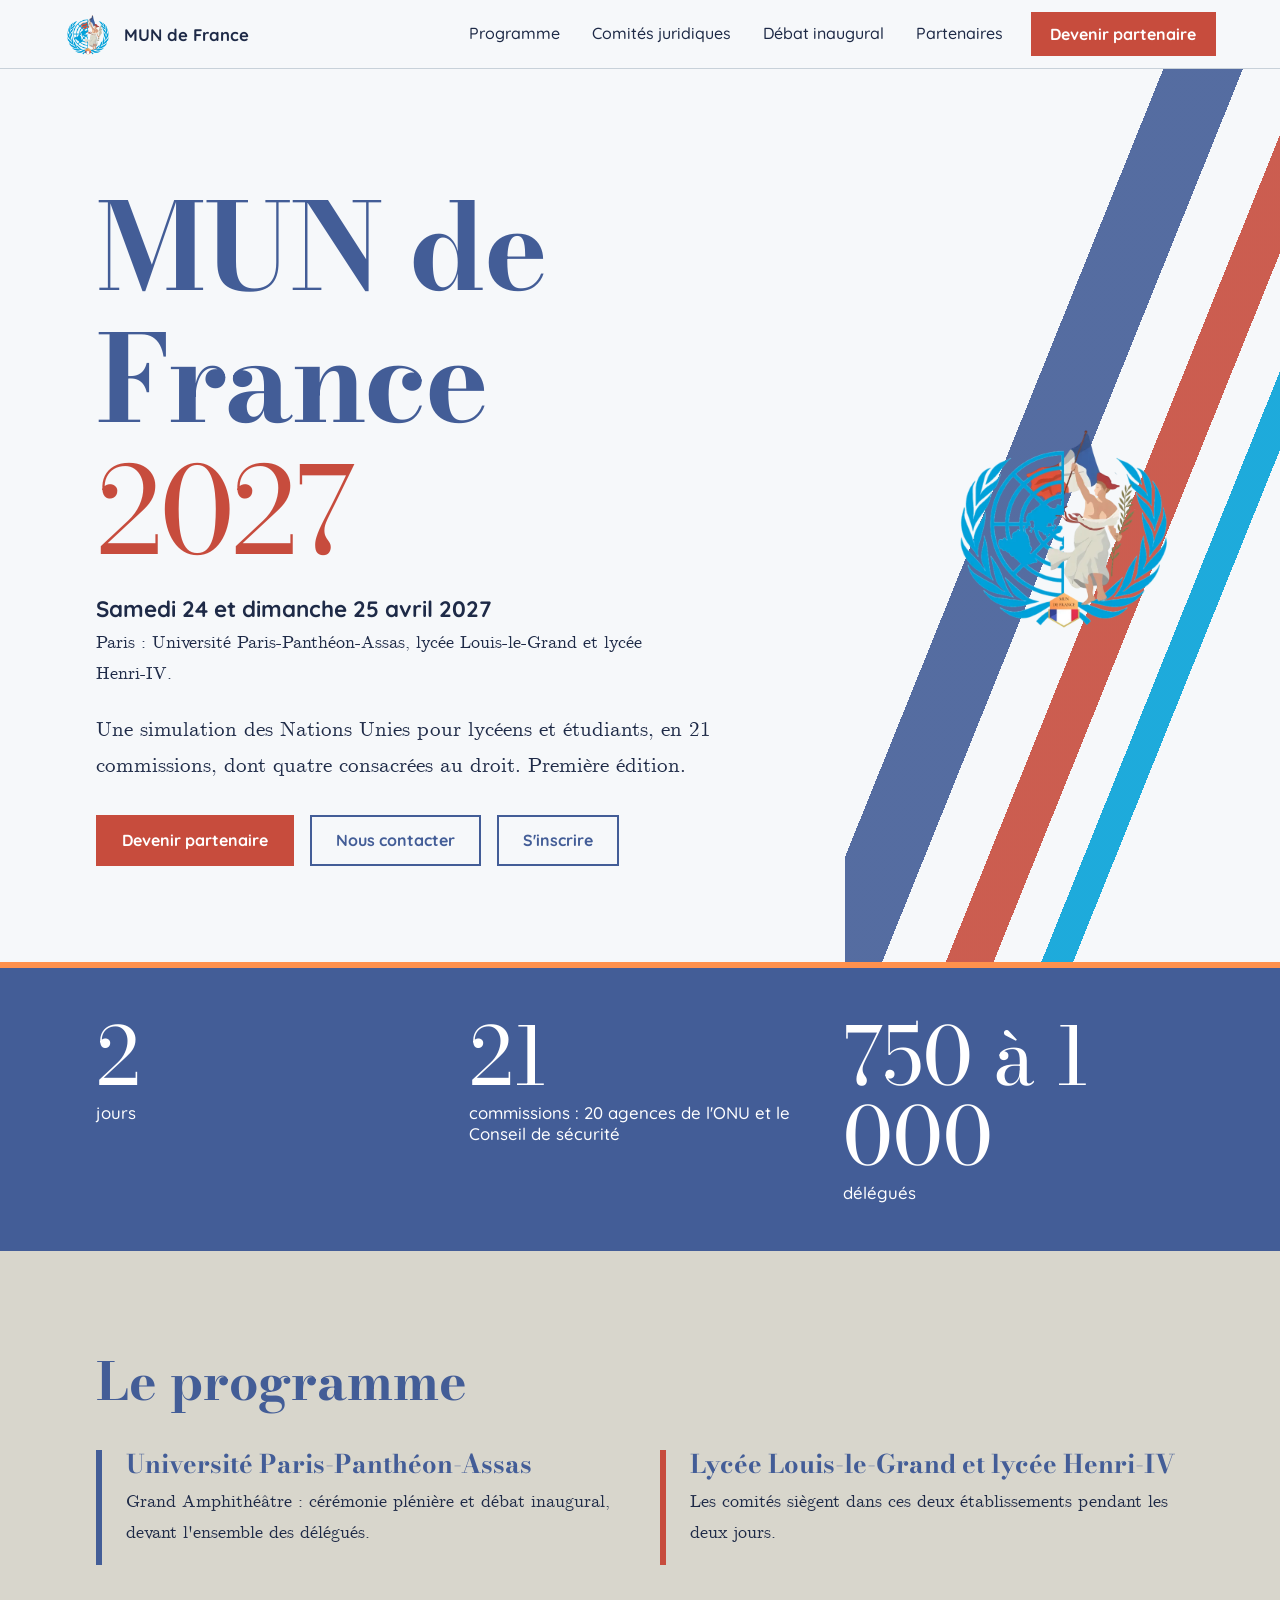
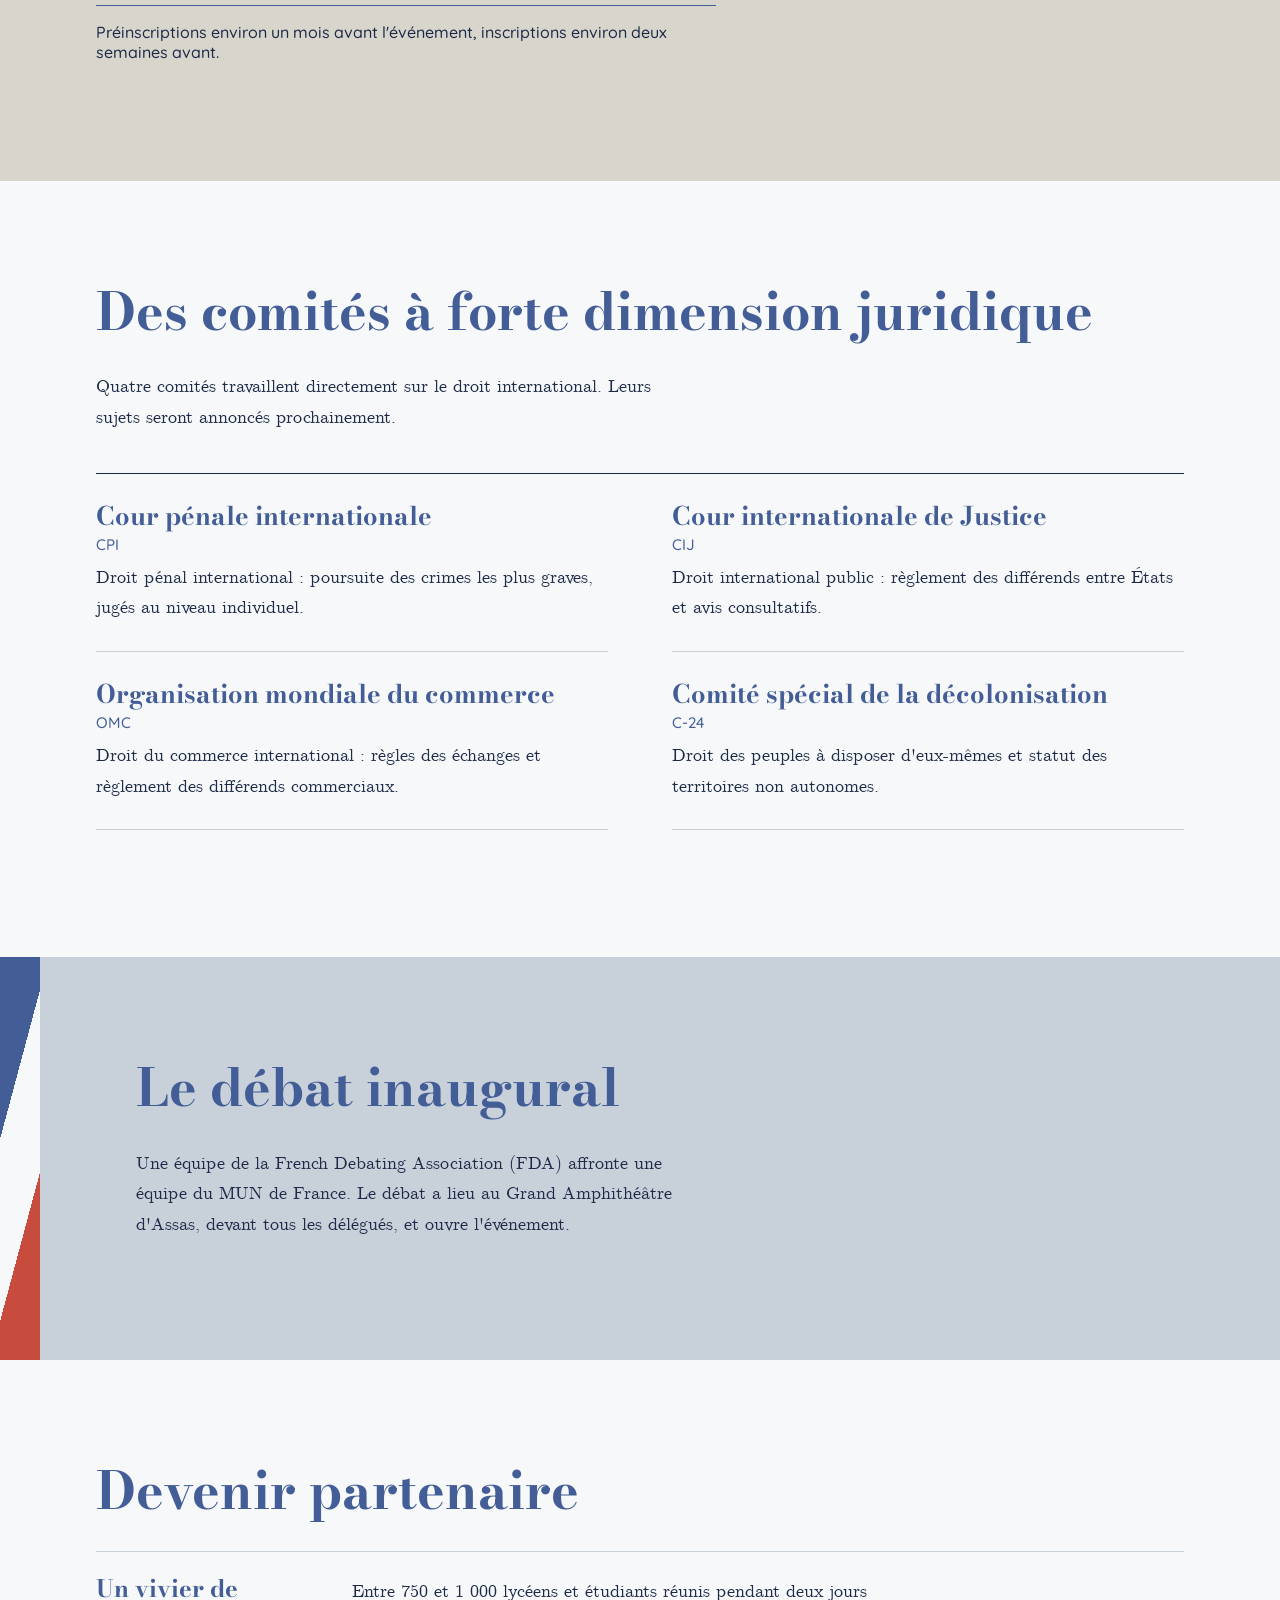
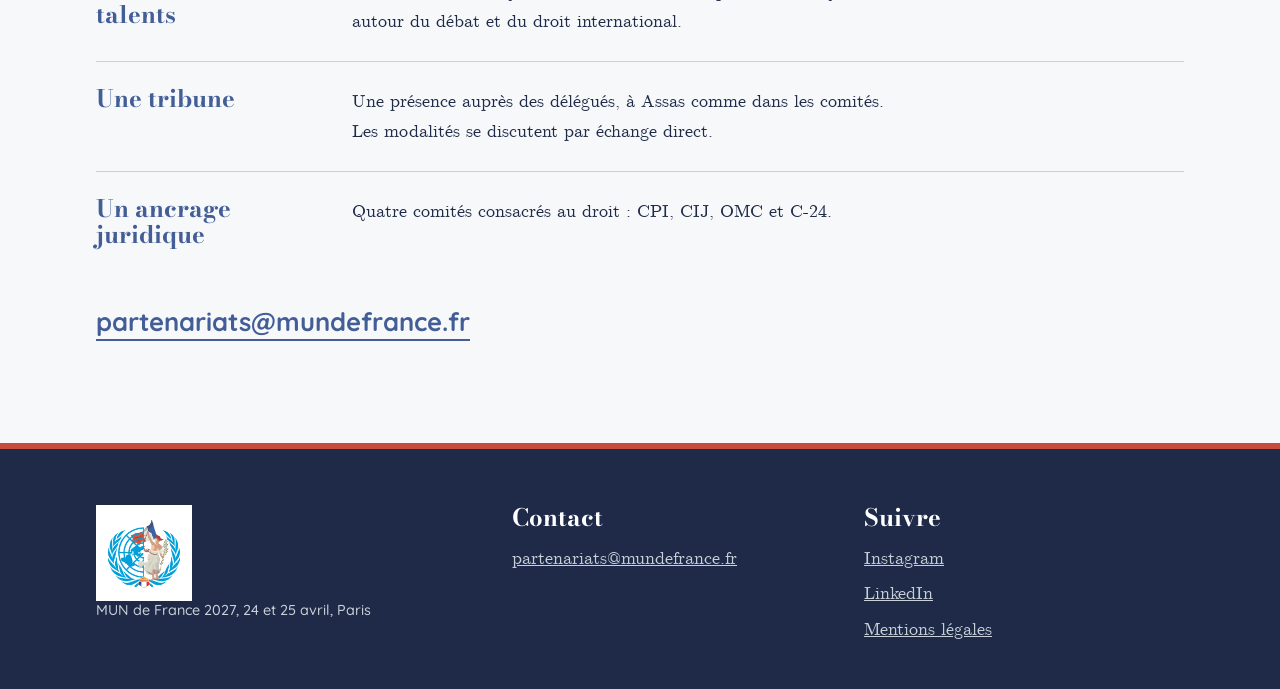
<file: index.html>
<!DOCTYPE html>
<html lang="fr">
<head>
<meta charset="utf-8">
<meta name="viewport" content="width=device-width, initial-scale=1">
<title>MUN de France 2027 : simulation des Nations Unies, Paris, 24 et 25 avril</title>
<meta name="description" content="MUN de France, première édition : 21 commissions et 750 à 1 000 délégués les 24 et 25 avril 2027 à Paris, à l'Université Paris-Panthéon-Assas, au lycée Louis-le-Grand et au lycée Henri-IV.">
<link rel="canonical" href="https://mundefrance.fr/"><!-- À CONFIRMER : nom de domaine -->
<meta property="og:type" content="website">
<meta property="og:locale" content="fr_FR">
<meta property="og:title" content="MUN de France 2027">
<meta property="og:description" content="Simulation des Nations Unies pour lycéens et étudiants. 24 et 25 avril 2027, Paris.">
<meta property="og:url" content="https://mundefrance.fr/">
<meta property="og:image" content="https://mundefrance.fr/assets/img/og-image.jpg">
<meta name="twitter:card" content="summary_large_image">
<meta name="twitter:title" content="MUN de France 2027">
<meta name="twitter:description" content="Simulation des Nations Unies pour lycéens et étudiants. 24 et 25 avril 2027, Paris.">
<meta name="twitter:image" content="https://mundefrance.fr/assets/img/og-image.jpg">
<meta name="theme-color" content="#435D97">
<link rel="icon" href="/favicon.svg" type="image/svg+xml">
<link rel="icon" href="/favicon.ico" sizes="48x48">
<link rel="apple-touch-icon" href="/apple-touch-icon.png">
<link rel="preload" href="assets/fonts/bodoni-700.woff2" as="font" type="font/woff2" crossorigin>
<link rel="stylesheet" href="assets/css/style.css">
<script type="application/ld+json">
{"@context":"https://schema.org","@type":"Event","name":"MUN de France 2027","description":"Simulation des Nations Unies pour lycéens et étudiants : 21 commissions, 750 à 1 000 délégués.","startDate":"2027-04-24","endDate":"2027-04-25","eventAttendanceMode":"https://schema.org/OfflineEventAttendanceMode","eventStatus":"https://schema.org/EventScheduled","inLanguage":"fr","url":"https://mundefrance.fr/","image":"https://mundefrance.fr/assets/img/og-image.jpg","location":[{"@type":"Place","name":"Université Paris-Panthéon-Assas","address":{"@type":"PostalAddress","addressLocality":"Paris","addressCountry":"FR"}},{"@type":"Place","name":"Lycée Louis-le-Grand","address":{"@type":"PostalAddress","addressLocality":"Paris","addressCountry":"FR"}},{"@type":"Place","name":"Lycée Henri-IV","address":{"@type":"PostalAddress","addressLocality":"Paris","addressCountry":"FR"}}],"organizer":{"@type":"Organization","name":"MUN de France","url":"https://mundefrance.fr/","email":"partenariats@mundefrance.fr"}}
</script>
</head>
<body>
<a class="evitement" href="#contenu">Aller au contenu</a>
<header class="entete">
 <div class="cadre">
  <a class="marque" href="#haut"><picture><source srcset="assets/img/logo.webp" type="image/webp"><img src="assets/img/logo.png" width="48" height="48" alt="" ></picture>MUN de France</a>
  <button class="menu-toggle" type="button" aria-expanded="false" aria-controls="nav">Menu</button>
  <nav class="nav" id="nav" aria-label="Navigation principale">
   <a href="#programme">Programme</a>
   <a href="#comites">Comités juridiques</a>
   <a href="#debat">Débat inaugural</a>
   <a href="#partenaires">Partenaires</a>
  </nav>
  <a class="btn" href="mailto:partenariats@mundefrance.fr?subject=Devenir%20partenaire%20du%20MUN%20de%20France%202027">Devenir partenaire</a>
 </div>
</header>
<main id="contenu">
<section class="hero" id="haut">
 <div class="cadre hero-grille">
  <div>
   <h1>MUN de France <span>2027</span></h1>
   <p class="dates">Samedi 24 et dimanche 25 avril 2027</p>
   <p>Paris : Université Paris-Panthéon-Assas, lycée Louis-le-Grand et lycée Henri-IV.</p>
   <p class="accroche">Une simulation des Nations Unies pour lycéens et étudiants, en 21 commissions, dont quatre consacrées au droit. Première édition.</p>
   <div class="actions">
    <a class="btn" href="mailto:partenariats@mundefrance.fr?subject=Devenir%20partenaire%20du%20MUN%20de%20France%202027">Devenir partenaire</a>
    <a class="btn btn-contour" href="mailto:partenariats@mundefrance.fr">Nous contacter</a>
    <!-- TODO : lien HelloAsso. Retirer l'attribut hidden et renseigner href quand les inscriptions ouvrent. -->
    <a class="btn btn-contour" id="inscription" href="#" hidden>S'inscrire</a>
   </div>
  </div>
  <picture><source srcset="assets/img/logo.webp" type="image/webp"><img class="hero-logo" src="assets/img/logo.png" width="480" height="480" alt="Logo du MUN de France : l'emblème de l'ONU associé à la Liberté de Delacroix tenant le drapeau tricolore"></picture>
 </div>
</section>

<section class="chiffres" aria-label="Chiffres clés">
 <div class="cadre">
  <dl>
   <div><dt>2</dt><dd>jours</dd></div>
   <div><dt>21</dt><dd>commissions : 20 agences de l'ONU et le Conseil de sécurité</dd></div>
   <div><dt>750 à 1 000</dt><dd>délégués</dd></div>
  </dl>
 </div>
</section>

<section class="programme" id="programme">
 <div class="cadre">
  <h2>Le programme</h2>
  <div class="lieux">
   <div>
    <h3>Université Paris-Panthéon-Assas</h3>
    <p>Grand Amphithéâtre : cérémonie plénière et débat inaugural, devant l'ensemble des délégués.</p>
   </div>
   <div>
    <h3>Lycée Louis-le-Grand et lycée Henri-IV</h3>
    <p>Les comités siègent dans ces deux établissements pendant les deux jours.</p>
   </div>
  </div>
  <p class="inscr">Préinscriptions environ un mois avant l'événement, inscriptions environ deux semaines avant.</p>
 </div>
</section>

<section class="juridique" id="comites">
 <div class="cadre">
  <h2>Des comités à forte dimension juridique</h2>
  <p>Quatre comités travaillent directement sur le droit international. Leurs sujets seront annoncés prochainement.</p>
  <div class="comites">
   <article><h3>Cour pénale internationale</h3><span class="sigle">CPI</span><p>Droit pénal international : poursuite des crimes les plus graves, jugés au niveau individuel.</p></article>
   <article><h3>Cour internationale de Justice</h3><span class="sigle">CIJ</span><p>Droit international public : règlement des différends entre États et avis consultatifs.</p></article>
   <article><h3>Organisation mondiale du commerce</h3><span class="sigle">OMC</span><p>Droit du commerce international : règles des échanges et règlement des différends commerciaux.</p></article>
   <article><h3>Comité spécial de la décolonisation</h3><span class="sigle">C-24</span><p>Droit des peuples à disposer d'eux-mêmes et statut des territoires non autonomes.</p></article>
  </div>
 </div>
</section>

<section class="debat" id="debat">
 <div class="cadre">
  <h2>Le débat inaugural</h2>
  <p>Une équipe de la French Debating Association (FDA) affronte une équipe du MUN de France. Le débat a lieu au Grand Amphithéâtre d'Assas, devant tous les délégués, et ouvre l'événement.</p>
 </div>
</section>

<section class="partenaire" id="partenaires">
 <div class="cadre">
  <h2>Devenir partenaire</h2>
  <div class="pilier"><h3>Un vivier de talents</h3><p>Entre 750 et 1 000 lycéens et étudiants réunis pendant deux jours autour du débat et du droit international.</p></div>
  <div class="pilier"><h3>Une tribune</h3><p>Une présence auprès des délégués, à Assas comme dans les comités. Les modalités se discutent par échange direct.</p></div>
  <div class="pilier"><h3>Un ancrage juridique</h3><p>Quatre comités consacrés au droit : CPI, CIJ, OMC et C-24.</p></div>
  <a class="contact-mail" href="mailto:partenariats@mundefrance.fr">partenariats@mundefrance.fr</a>
 </div>
</section>
</main>

<footer class="pied">
 <div class="cadre">
  <div>
   <picture><source srcset="assets/img/logo.webp" type="image/webp"><img class="logo-pied" src="assets/img/logo.png" width="96" height="96" alt="MUN de France" loading="lazy"></picture>
   <small>MUN de France 2027, 24 et 25 avril, Paris</small>
  </div>
  <div>
   <h2>Contact</h2>
   <p><a href="mailto:partenariats@mundefrance.fr">partenariats@mundefrance.fr</a></p>
  </div>
  <div>
   <h2>Suivre</h2>
   <ul>
    <li><a href="https://www.instagram.com/mun.defrance/" rel="noopener">Instagram</a></li>
    <li><a href="https://www.linkedin.com/company/mundefrance" rel="noopener">LinkedIn</a></li>
    <li><a href="mentions-legales.html">Mentions légales</a></li>
   </ul>
  </div>
 </div>
</footer>
<script src="assets/js/main.js" defer></script>
</body>
</html>
</file>
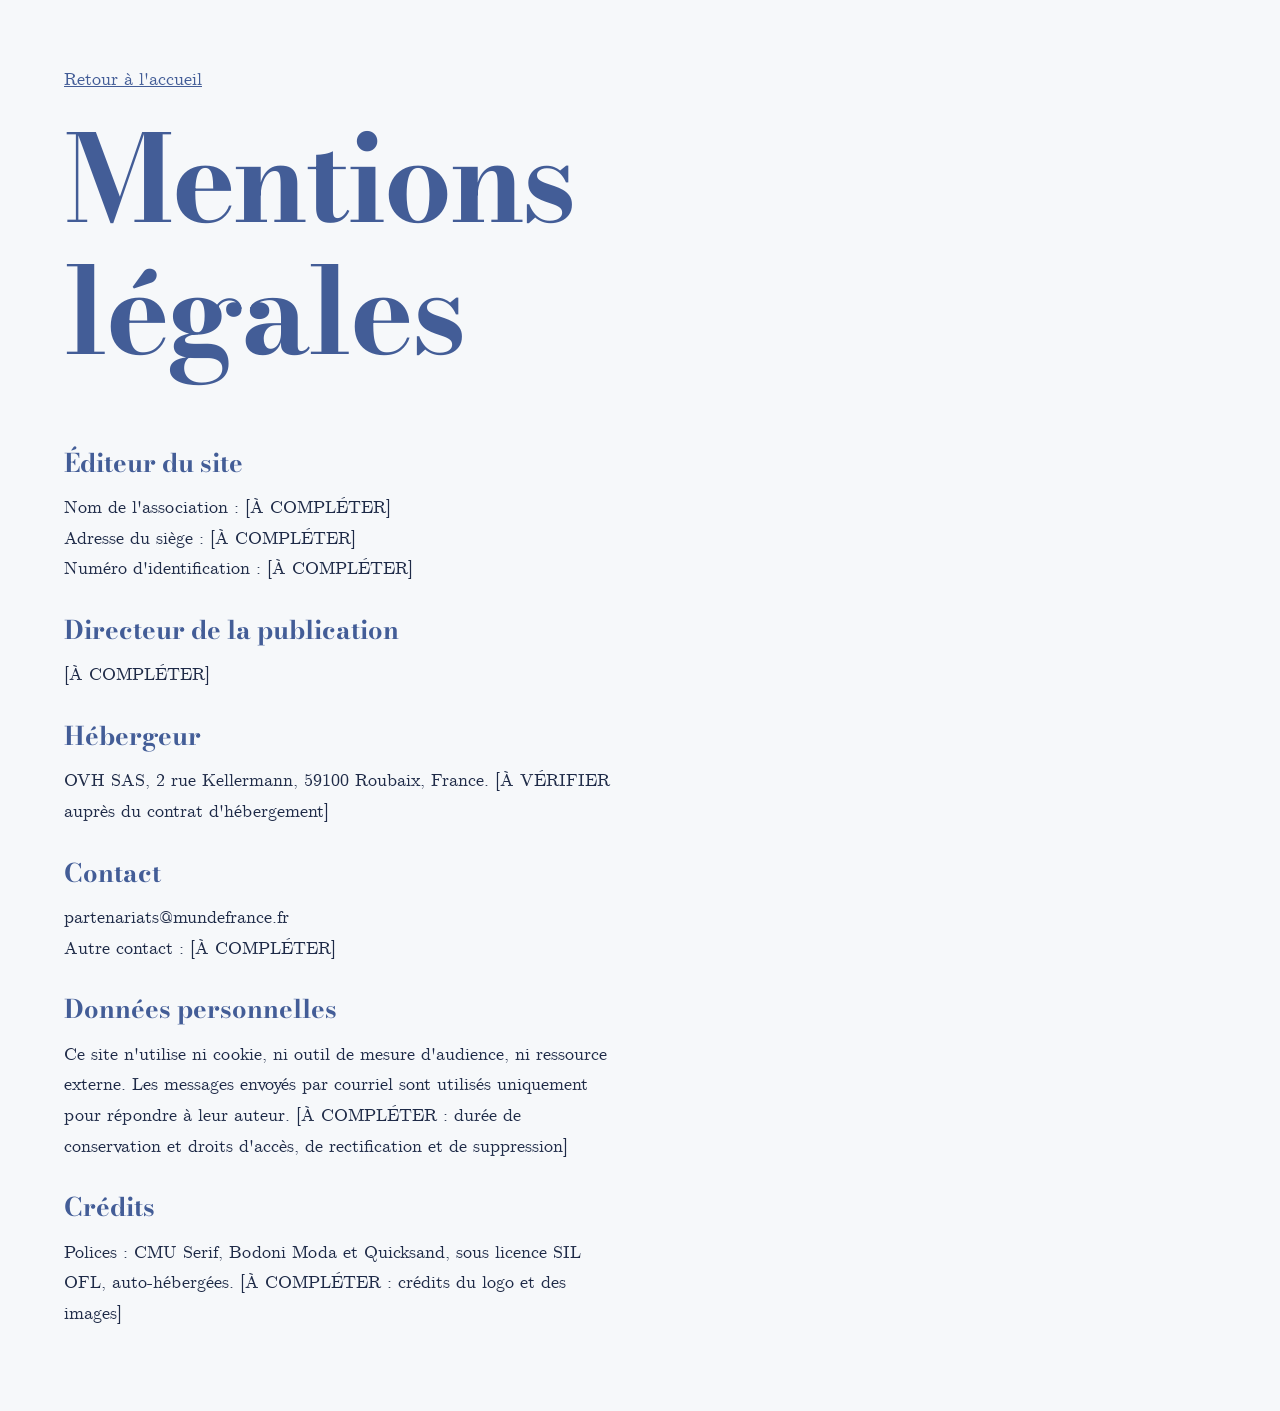
<file: mentions-legales.html>
<!DOCTYPE html>
<html lang="fr">
<head>
<meta charset="utf-8">
<meta name="viewport" content="width=device-width, initial-scale=1">
<title>Mentions légales | MUN de France</title>
<meta name="robots" content="noindex">
<link rel="stylesheet" href="/assets/css/style.css">
</head>
<body>
<a class="evitement" href="#contenu">Aller au contenu</a>
<main id="contenu" class="legal">
<p><a href="/">Retour à l'accueil</a></p>
<h1>Mentions légales</h1>
<h2>Éditeur du site</h2>
<p>Nom de l'association : [À COMPLÉTER]<br>Adresse du siège : [À COMPLÉTER]<br>Numéro d'identification : [À COMPLÉTER]</p>
<h2>Directeur de la publication</h2>
<p>[À COMPLÉTER]</p>
<h2>Hébergeur</h2>
<p>OVH SAS, 2 rue Kellermann, 59100 Roubaix, France. [À VÉRIFIER auprès du contrat d'hébergement]</p>
<h2>Contact</h2>
<p>partenariats@mundefrance.fr<br>Autre contact : [À COMPLÉTER]</p>
<h2>Données personnelles</h2>
<p>Ce site n'utilise ni cookie, ni outil de mesure d'audience, ni ressource externe. Les messages envoyés par courriel sont utilisés uniquement pour répondre à leur auteur. [À COMPLÉTER : durée de conservation et droits d'accès, de rectification et de suppression]</p>
<h2>Crédits</h2>
<p>Polices : CMU Serif, Bodoni Moda et Quicksand, sous licence SIL OFL, auto-hébergées. [À COMPLÉTER : crédits du logo et des images]</p>
</main>
</body>
</html>
</file>
<file: assets/css/style.css>
@font-face{font-family:"Bodoni";src:url(../fonts/bodoni-400.woff2) format("woff2");font-weight:400;font-display:swap}
@font-face{font-family:"Bodoni";src:url(../fonts/bodoni-700.woff2) format("woff2");font-weight:700;font-display:swap}
@font-face{font-family:"CMU Serif";src:url(../fonts/cmu-serif-regular.woff2) format("woff2");font-weight:400;font-display:swap}
@font-face{font-family:"Quicksand";src:url(../fonts/quicksand-500.woff2) format("woff2");font-weight:500;font-display:swap}
@font-face{font-family:"Quicksand";src:url(../fonts/quicksand-700.woff2) format("woff2");font-weight:700;font-display:swap}
:root{--bleu:#435D97;--ciel:#06A2D8;--rouge:#C74C3D;--blanc:#F6F8FA;--beige:#D8D6CC;--gb:#C8D1D9;--orange:#FF914D;--encre:#1E2A47;
--titre:"Bodoni","Bodoni MT","Didot",Georgia,serif;--texte:"CMU Serif","Latin Modern Roman",Georgia,serif;--ui:"Quicksand","Trebuchet MS",sans-serif;--marge:clamp(1.25rem,5vw,4rem)}
*,*::before,*::after{box-sizing:border-box}
html{scroll-behavior:smooth;scroll-padding-top:5rem}
body{margin:0;background:var(--blanc);color:var(--encre);font:1.125rem/1.7 var(--texte)}
img{max-width:100%;height:auto;display:block}
h1,h2,h3{font-family:var(--titre);font-weight:700;line-height:1.1;margin:0 0 .6em;color:var(--bleu)}
h1{font-size:clamp(3rem,11vw,7.5rem);letter-spacing:-.02em}
h2{font-size:clamp(2rem,5vw,3.25rem)}
h3{font-size:1.6rem}
p{margin:0 0 1em;max-width:62ch}
a{color:var(--bleu)}
:focus-visible{outline:3px solid var(--ciel);outline-offset:3px}
.evitement{position:absolute;left:-999px;top:0;background:var(--encre);color:#fff;padding:.75rem 1rem;z-index:100}
.evitement:focus{left:0}
.cadre{padding:0 var(--marge);max-width:76rem;margin:0 auto}
.entete{position:sticky;top:0;z-index:50;background:var(--blanc);border-bottom:1px solid var(--gb)}
.entete .cadre{display:flex;align-items:center;gap:1.5rem;min-height:4.25rem;max-width:none}
.marque{display:flex;align-items:center;gap:.75rem;font:700 1.05rem var(--ui);color:var(--encre);text-decoration:none;margin-right:auto}
.marque img{width:3rem;height:3rem}
.nav a{font:500 1rem var(--ui);color:var(--encre);text-decoration:none;padding:.5rem .25rem;border-bottom:2px solid transparent}
.nav a:hover{border-color:var(--rouge)}
.nav{display:none;position:absolute;left:0;right:0;top:100%;background:var(--blanc);border-bottom:1px solid var(--gb);padding:1rem var(--marge);flex-direction:column}
.nav.ouvert{display:flex}
.menu-toggle{font:700 1rem var(--ui);background:none;border:2px solid var(--bleu);color:var(--bleu);padding:.4rem .8rem;cursor:pointer}
.btn{display:inline-block;font:700 1rem var(--ui);padding:.85rem 1.5rem;text-decoration:none;border:2px solid var(--rouge);background:var(--rouge);color:#fff;transition:background-color .2s,color .2s}
.btn:hover{background:#fff;color:var(--rouge)}
.btn-contour{background:transparent;color:var(--bleu);border-color:var(--bleu)}
.btn-contour:hover{background:var(--bleu);color:#fff}
.entete .btn{display:none;padding:.6rem 1.1rem}
.hero{position:relative;overflow:hidden;padding:clamp(3rem,9vw,7rem) 0 clamp(3rem,8vw,6rem)}
.hero::after{content:"";position:absolute;inset:0 0 0 auto;width:34%;pointer-events:none;background:linear-gradient(112deg,transparent 0 40%,var(--bleu) 40% 50%,transparent 50% 58%,var(--rouge) 58% 64%,transparent 64% 70%,var(--ciel) 70% 74%,transparent 74%);opacity:.9}
.hero .cadre{position:relative;z-index:1}
.hero-grille{display:grid;gap:2.5rem}
.hero h1{margin-bottom:.15em}
.hero h1 span{display:block;color:var(--rouge);font-weight:400}
.dates{font:700 1.4rem var(--ui);margin:0 0 .25rem;color:var(--encre)}
.accroche{font-size:1.3rem;margin:1.5rem 0 2rem}
.actions{display:flex;flex-wrap:wrap;gap:1rem}
.hero-logo{width:min(15rem,55%);justify-self:start}
section{padding:clamp(3.5rem,8vw,6.5rem) 0}
.chiffres{background:var(--bleu);color:#fff;padding:3rem 0;border-top:6px solid var(--orange)}
.chiffres dl{display:grid;gap:2rem;margin:0}
.chiffres dt{font:400 clamp(3rem,8vw,5rem)/1 var(--titre);margin:0}
.chiffres dd{margin:.35rem 0 0;font:500 1.05rem var(--ui)}
.programme{background:var(--beige)}
.lieux{display:grid;gap:2.5rem;margin:2.5rem 0}
.lieux>div{border-left:6px solid var(--bleu);padding-left:1.5rem}
.lieux>div+div{border-color:var(--rouge)}
.lieux h3{margin-bottom:.3em}
.inscr{font:500 1rem var(--ui);border-top:1px solid var(--bleu);padding-top:1rem;max-width:62ch}
.comites{display:grid;margin:2.5rem 0 1.5rem;border-top:1px solid var(--encre)}
.comites article{padding:1.75rem 0;border-bottom:1px solid var(--gb)}
.comites h3{margin-bottom:.2em}
.comites .sigle{display:block;font:500 .95rem var(--ui);color:var(--bleu);margin-bottom:.5rem}
.comites p{margin:0}
.debat{background:var(--gb);position:relative;overflow:hidden}
.debat::before{content:"";position:absolute;inset:0 auto 0 0;width:2.5rem;background:linear-gradient(105deg,var(--bleu) 0 33%,var(--blanc) 33% 66%,var(--rouge) 66%)}
.debat .cadre{padding-left:calc(var(--marge) + 2.5rem)}
.partenaire h2{max-width:18ch}
.pilier{display:grid;gap:.25rem;padding:1.5rem 0;border-top:1px solid var(--gb)}
.pilier h3{font-size:1.5rem;margin:0}
.pilier p{margin:0}
.contact-mail{display:inline-block;font:700 clamp(1.1rem,4vw,1.6rem) var(--ui);margin:2rem 0 0;color:var(--bleu);text-underline-offset:.3em}
.pied{background:var(--encre);color:var(--blanc);padding:3.5rem 0 2.5rem;border-top:6px solid var(--rouge)}
.pied a{color:var(--gb)}
.pied .cadre{display:grid;gap:2rem}
.pied h2{font-size:1.5rem;color:#fff;margin-bottom:.5em}
.pied ul{list-style:none;margin:0;padding:0}
.pied li{margin:.3rem 0}
.pied small{display:block;color:var(--gb);font:500 .9rem var(--ui)}
.pied .logo-pied{width:6rem;background:#fff;padding:.4rem}
.legal{max-width:46rem;padding:4rem var(--marge)}
.legal h2{font-size:1.6rem;margin-top:2rem}
.page-404{min-height:70vh;display:grid;align-content:center}
@media(min-width:48em){
.chiffres dl{grid-template-columns:repeat(3,1fr)}
.lieux{grid-template-columns:1fr 1fr}
.comites{grid-template-columns:1fr 1fr;column-gap:4rem}
.hero-grille{grid-template-columns:1fr auto;align-items:center}
.hero-logo{width:15rem;justify-self:end;margin-right:6%}
.pilier{grid-template-columns:14rem 1fr;gap:2rem;align-items:baseline}
.pied .cadre{grid-template-columns:1.2fr 1fr 1fr}
}
@media(min-width:62em){
.menu-toggle{display:none}
.nav{display:flex;position:static;flex-direction:row;gap:1.5rem;border:0;padding:0;background:none}
.entete .btn{display:inline-block}
}
@media(prefers-reduced-motion:reduce){*{transition:none!important;scroll-behavior:auto!important}}
</file>
